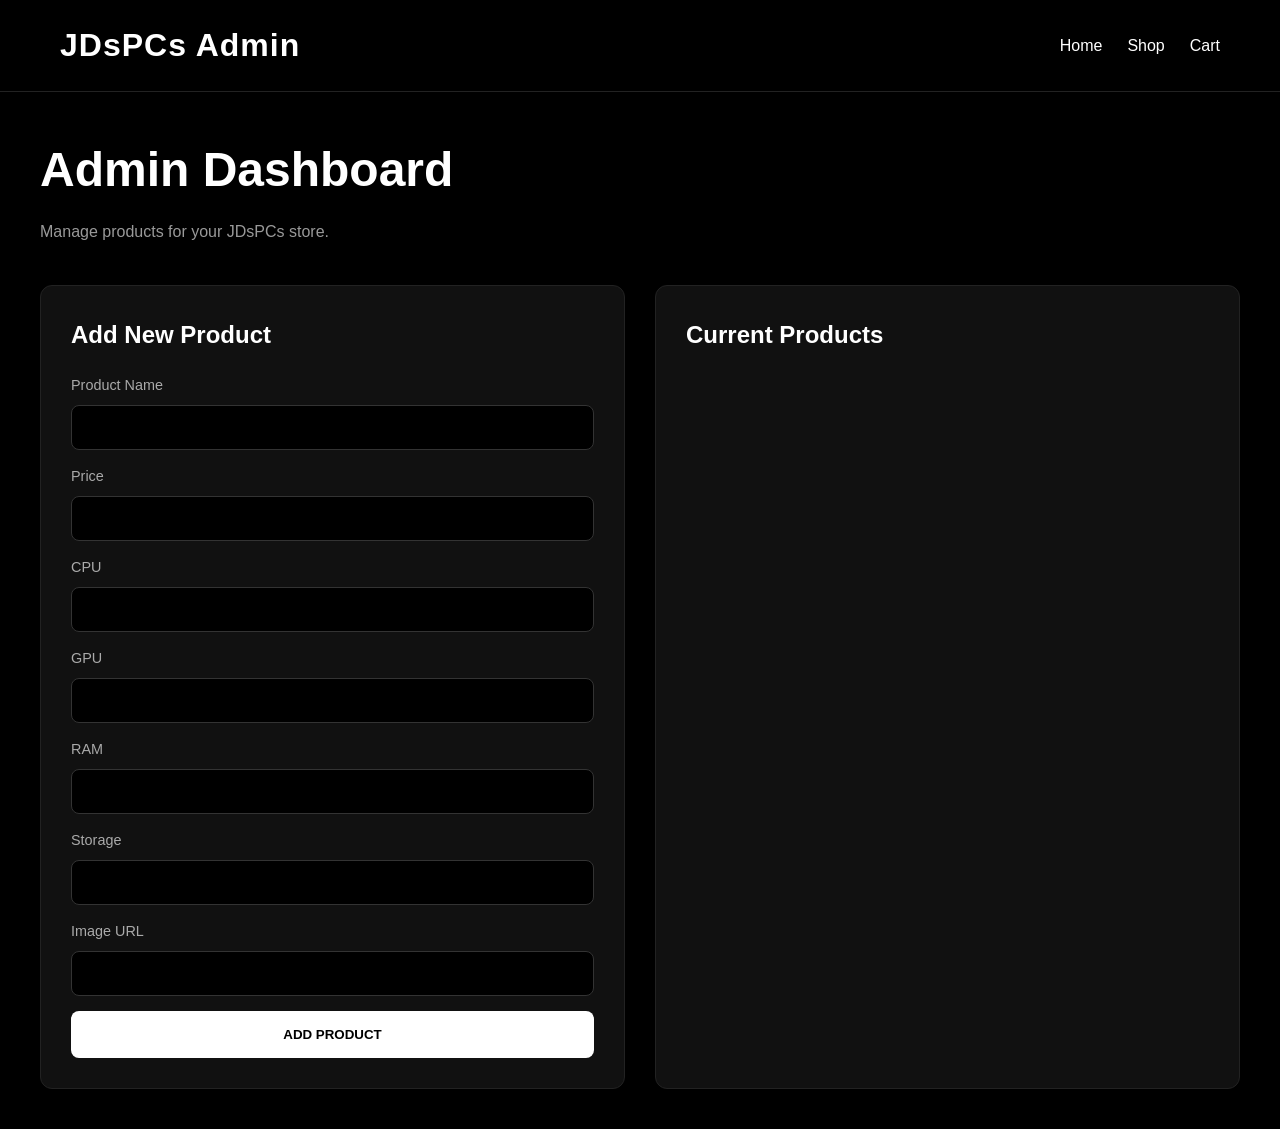
<file: admin.html>
<!DOCTYPE html>

<html lang="en">
<head>
<meta charset="UTF-8">
<meta name="viewport" content="width=device-width, initial-scale=1.0">
<title>JDsPCs Admin Dashboard</title>

<link rel="stylesheet" href="style.css">

<style>

.container{
max-width:1400px;
margin:auto;
padding:40px;
}

.dashboard-header{
margin-bottom:40px;
}

.dashboard-header h1{
font-size:3rem;
margin-bottom:10px;
}

.dashboard-header p{
color:#999;
}

.admin-grid{
display:grid;
grid-template-columns:1fr 1fr;
gap:30px;
}

.panel{
background:#111;
border:1px solid #222;
border-radius:12px;
padding:30px;
transition:.3s;
}

.panel:hover{
border-color:#444;
}

.panel h2{
margin-bottom:20px;
}

.input-group{
margin-bottom:15px;
}

.input-group label{
display:block;
margin-bottom:8px;
font-size:.9rem;
color:#aaa;
}

.input-group input{
width:100%;
padding:14px;
background:#000;
border:1px solid #333;
color:white;
border-radius:8px;
}

.input-group input:focus{
outline:none;
border-color:white;
}

.add-btn{
width:100%;
padding:16px;
background:white;
color:black;
font-weight:bold;
border:none;
cursor:pointer;
border-radius:8px;
transition:.25s;
}

.add-btn:hover{
transform:translateY(-3px);
box-shadow:0 0 15px rgba(255,255,255,.2);
}

.product-list{
max-height:700px;
overflow-y:auto;
}

.product-card{
background:#181818;
border:1px solid #2a2a2a;
border-radius:10px;
padding:20px;
margin-bottom:15px;
display:flex;
justify-content:space-between;
align-items:center;
transition:.25s;
}

.product-card:hover{
transform:translateY(-3px);
}

.product-info h3{
margin-bottom:8px;
}

.product-info p{
color:#999;
font-size:.9rem;
margin-bottom:4px;
}

.delete-btn{
background:#c62828;
color:white;
border:none;
padding:12px 18px;
cursor:pointer;
border-radius:8px;
transition:.25s;
}

.delete-btn:hover{
background:#e53935;
}

@media(max-width:1000px){

.admin-grid{
grid-template-columns:1fr;
}

}

</style>

</head>

<body>

<nav>

<div class="logo">JDsPCs Admin</div>

<div class="nav-links">
<a href="index.html">Home</a>
<a href="shop.html">Shop</a>
<a href="cart.html">Cart</a>
</div>

</nav>

<div class="container">

<div class="dashboard-header">
<h1>Admin Dashboard</h1>
<p>Manage products for your JDsPCs store.</p>
</div>

<div class="admin-grid">

<div class="panel">

<h2>Add New Product</h2>

<div class="input-group">
<label>Product Name</label>
<input type="text" id="name">
</div>

<div class="input-group">
<label>Price</label>
<input type="number" id="price">
</div>

<div class="input-group">
<label>CPU</label>
<input type="text" id="cpu">
</div>

<div class="input-group">
<label>GPU</label>
<input type="text" id="gpu">
</div>

<div class="input-group">
<label>RAM</label>
<input type="text" id="ram">
</div>

<div class="input-group">
<label>Storage</label>
<input type="text" id="storage">
</div>

<div class="input-group">
<label>Image URL</label>
<input type="text" id="image">
</div>

<button class="add-btn" onclick="addProduct()">
ADD PRODUCT
</button>

</div>

<div class="panel">

<h2>Current Products</h2>

<div id="productList" class="product-list"></div>

</div>

</div>

</div>

<script>

function getProducts(){
return JSON.parse(localStorage.getItem("products")) || [];
}

function saveProducts(products){
localStorage.setItem("products", JSON.stringify(products));
}

function addProduct(){

let products = getProducts();

products.push({
name: document.getElementById("name").value,
price: document.getElementById("price").value,
cpu: document.getElementById("cpu").value,
gpu: document.getElementById("gpu").value,
ram: document.getElementById("ram").value,
storage: document.getElementById("storage").value,
image: document.getElementById("image").value
});

saveProducts(products);

renderProducts();

document.querySelectorAll("input").forEach(input=>{
input.value = "";
});

}

function deleteProduct(index){

let products = getProducts();

products.splice(index,1);

saveProducts(products);

renderProducts();

}

function renderProducts(){

let products = getProducts();

let html = "";

products.forEach((product,index)=>{

html += `
<div class="product-card">

<div class="product-info">

<h3>${product.name}</h3>

<p>Price: $${product.price}</p>

<p>${product.cpu}</p>

<p>${product.gpu}</p>

<p>${product.ram}</p>

<p>${product.storage}</p>

</div>

<button class="delete-btn"
onclick="deleteProduct(${index})">
Delete
</button>

</div>
`;

});

document.getElementById("productList").innerHTML = html;

}

renderProducts();

</script>

</body>
</html>
</file>
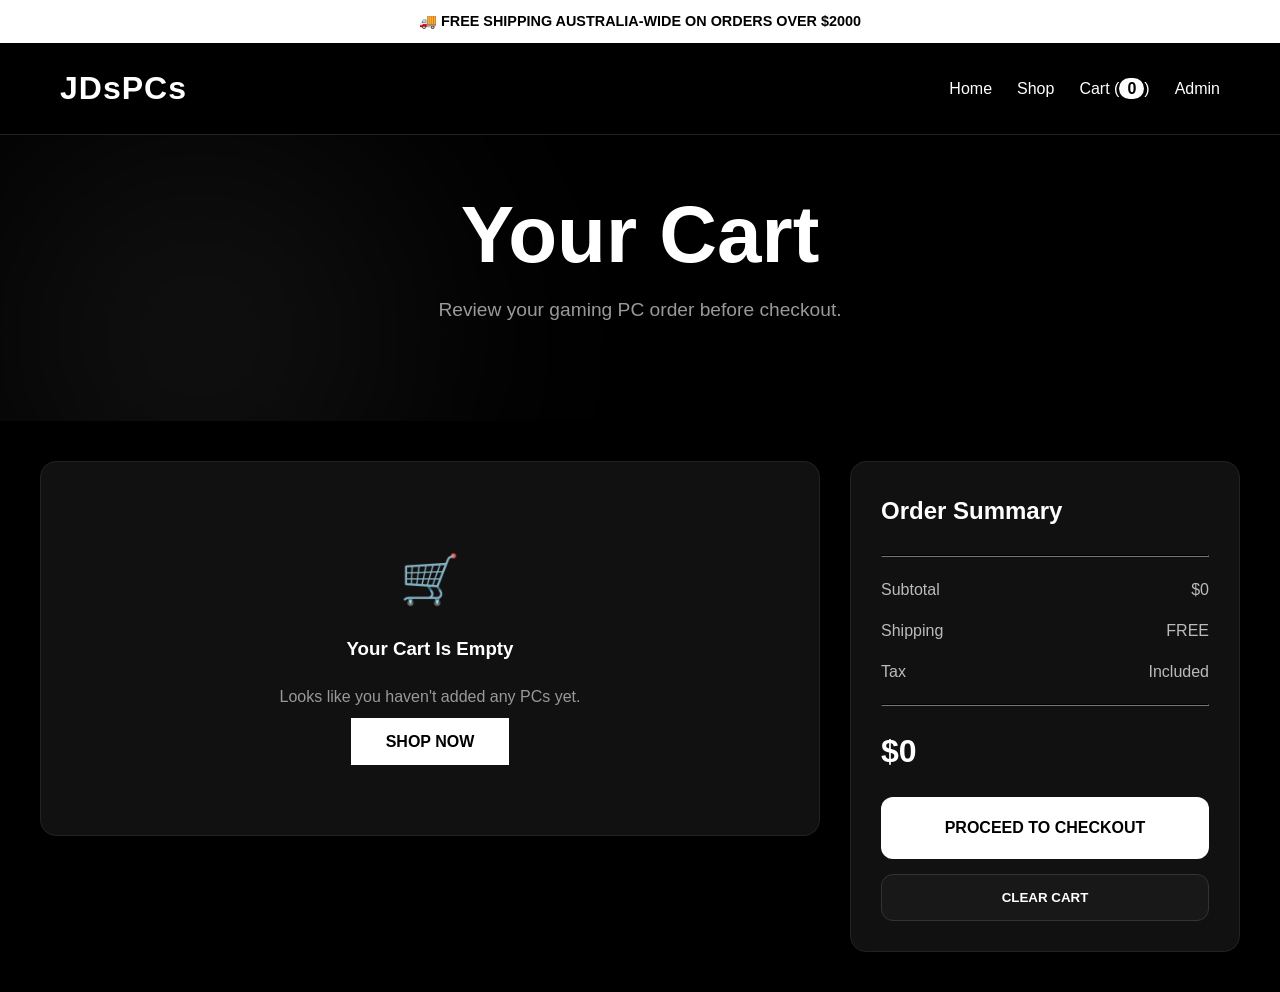
<file: cart.html>
<!DOCTYPE html>
<html lang="en">

<head>

<meta charset="UTF-8">
<meta name="viewport" content="width=device-width, initial-scale=1.0">

<title>JDsPCs | Shopping Cart</title>

<link rel="stylesheet" href="style.css">

<style>

.cart-page{
max-width:1500px;
margin:auto;
padding:40px;
display:grid;
grid-template-columns:2fr 1fr;
gap:30px;
}

.cart-list{
display:flex;
flex-direction:column;
gap:20px;
}

.cart-card{
background:#111;
border:1px solid #222;
border-radius:16px;
padding:20px;
display:flex;
justify-content:space-between;
align-items:center;
transition:.3s;
}

.cart-card:hover{
transform:translateY(-3px);
border-color:#444;
}

.product-info{
display:flex;
align-items:center;
gap:20px;
}

.product-info img{
width:140px;
height:140px;
object-fit:cover;
border-radius:12px;
border:1px solid #333;
}

.product-text h2{
margin-bottom:10px;
}

.product-text p{
color:#999;
}

.controls{
display:flex;
align-items:center;
gap:10px;
}

.controls button{
width:40px;
height:40px;
padding:0;
}

.quantity{
font-size:20px;
font-weight:bold;
min-width:30px;
text-align:center;
}

.remove-btn{
background:#222;
color:white;
padding:10px 15px;
border:1px solid #444;
}

.summary-card{
background:#111;
border:1px solid #222;
border-radius:16px;
padding:30px;
position:sticky;
top:100px;
height:fit-content;
}

.summary-row{
display:flex;
justify-content:space-between;
margin-bottom:15px;
}

.total{
font-size:2rem;
font-weight:bold;
margin-top:20px;
}

.checkout-btn{
width:100%;
display:block;
text-align:center;
margin-top:20px;
text-decoration:none;
}

.empty-cart{
background:#111;
border:1px solid #222;
border-radius:16px;
padding:80px;
text-align:center;
}

.empty-cart h2{
font-size:3rem;
margin-bottom:15px;
}

@media(max-width:900px){

.cart-page{
grid-template-columns:1fr;
padding:20px;
}

.cart-card{
flex-direction:column;
gap:20px;
text-align:center;
}

.product-info{
flex-direction:column;
}

}

</style>

</head>

<body>

<div class="announcement">
🚚 FREE SHIPPING AUSTRALIA-WIDE ON ORDERS OVER $2000
</div>

<nav>

<div class="logo">
JDsPCs
</div>

<div class="nav-links">

<a href="index.html">Home</a>

<a href="shop.html">Shop</a>

<a href="cart.html">
Cart (<span id="cartCount">0</span>)
</a>

<a href="admin.html">Admin</a>

</div>

</nav>

<section class="hero" style="min-height:30vh;padding:60px 20px;">

<div class="hero-text" style="width:100%;text-align:center;">

<h1>Your Cart</h1>

<p>
Review your gaming PC order before checkout.
</p>

</div>

</section>

<div class="cart-page">

<div class="cart-list" id="cartItems">

</div>

<div class="summary-card">

<h2>Order Summary</h2>

<hr style="border-color:#222;margin:20px 0;">

<div class="summary-row">
<span>Subtotal</span>
<span id="subtotal">$0</span>
</div>

<div class="summary-row">
<span>Shipping</span>
<span>FREE</span>
</div>

<div class="summary-row">
<span>Tax</span>
<span>Included</span>
</div>

<hr style="border-color:#222;margin:20px 0;">

<div class="total" id="totalPrice">
$0
</div>

<a href="checkout.html" class="primary-btn checkout-btn">
PROCEED TO CHECKOUT
</a>

<button
class="clear-btn"
style="width:100%;margin-top:15px;"
onclick="clearCart()"
>
CLEAR CART
</button>

</div>

</div>

<script>

function updateCartCount(){

let cart =
JSON.parse(localStorage.getItem("cart"))
|| [];

let count = 0;

cart.forEach(item=>{
count += item.quantity;
});

document.getElementById("cartCount").innerText =
count;

}

function loadCart(){

let cart =
JSON.parse(localStorage.getItem("cart"))
|| [];

let container =
document.getElementById("cartItems");

if(cart.length === 0){

container.innerHTML = `

<div class="empty-cart">

<h2>🛒</h2>

<h3>Your Cart Is Empty</h3>

<p style="color:#999;margin:20px 0;">
Looks like you haven't added any PCs yet.
</p>

<a href="shop.html" class="primary-btn">
SHOP NOW
</a>

</div>

`;

document.getElementById("subtotal").innerText="$0";
document.getElementById("totalPrice").innerText="$0";

return;

}

let html = "";
let total = 0;

cart.forEach((item,index)=>{

total += item.price * item.quantity;

html += `

<div class="cart-card">

<div class="product-info">

<img
src="${item.image || 'images/pc1.jpg'}"
alt="${item.name}"
>

<div class="product-text">

<h2>${item.name}</h2>

<p>
$${item.price.toLocaleString()}
</p>

</div>

</div>

<div class="controls">

<button onclick="decreaseQuantity(${index})">
-
</button>

<div class="quantity">
${item.quantity}
</div>

<button onclick="increaseQuantity(${index})">
+
<button
class="remove-btn"
onclick="removeItem(${index})"
title="Remove Item"
>
✕
</button>

</div>

</div>

`;

});

container.innerHTML = html;

document.getElementById("subtotal").innerText =
"$" + total.toLocaleString();

document.getElementById("totalPrice").innerText =
"$" + total.toLocaleString();

updateCartCount();

}

function increaseQuantity(index){

let cart =
JSON.parse(localStorage.getItem("cart"))
|| [];

cart[index].quantity++;

localStorage.setItem(
"cart",
JSON.stringify(cart)
);

loadCart();

}

function decreaseQuantity(index){

let cart =
JSON.parse(localStorage.getItem("cart"))
|| [];

if(cart[index].quantity > 1){

cart[index].quantity--;

}else{

cart.splice(index,1);

}

localStorage.setItem(
"cart",
JSON.stringify(cart)
);

loadCart();

}

function removeItem(index){

let cart =
JSON.parse(localStorage.getItem("cart"))
|| [];

cart.splice(index,1);

localStorage.setItem(
"cart",
JSON.stringify(cart)
);

loadCart();

}

function clearCart(){

if(confirm("Clear your cart?")){

localStorage.removeItem("cart");

loadCart();

}

}

loadCart();

</script>

</body>
</html>
</file>
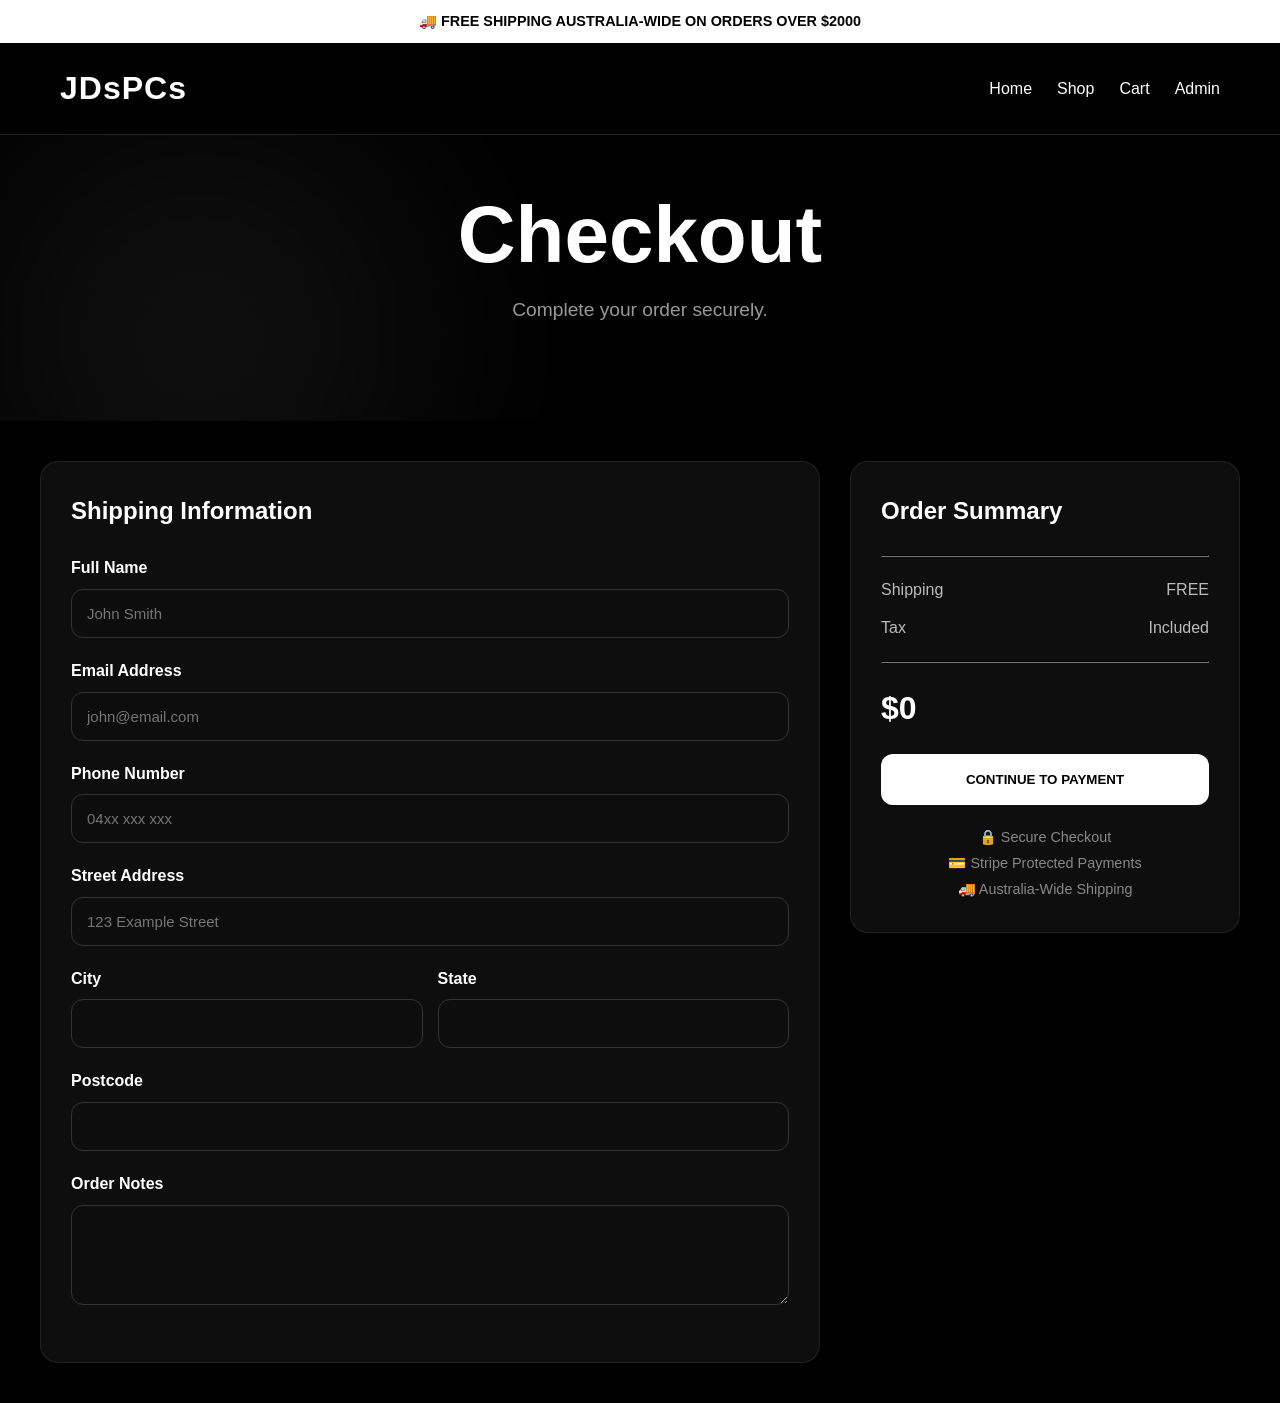
<file: checkout.html>
<!DOCTYPE html>
<html lang="en">

<head>

<meta charset="UTF-8">
<meta name="viewport" content="width=device-width, initial-scale=1.0">

<title>JDsPCs | Checkout</title>

<link rel="stylesheet" href="style.css">

<style>

/* =========================
CHECKOUT PAGE
========================= */

.checkout-container{
max-width:1500px;
margin:auto;
padding:40px;
display:grid;
grid-template-columns:2fr 1fr;
gap:30px;
}

.checkout-form,
.summary-card{

background:rgba(17,17,17,.85);

backdrop-filter:blur(12px);

border:1px solid rgba(255,255,255,.08);

border-radius:18px;

padding:30px;

}

.checkout-form h2,
.summary-card h2{
margin-bottom:25px;
}

.input-group{
margin-bottom:20px;
}

.input-group label{
display:block;
margin-bottom:8px;
font-weight:600;
}

.input-group input,
.input-group textarea{

width:100%;

padding:15px;

background:#0d0d0d;

border:1px solid #333;

border-radius:12px;

color:white;

font-size:15px;

transition:.3s;

}

.input-group input:focus,
.input-group textarea:focus{

outline:none;

border-color:white;

box-shadow:
0 0 10px rgba(255,255,255,.15);

}

.form-row{
display:grid;
grid-template-columns:1fr 1fr;
gap:15px;
}

.order-item{
display:flex;
justify-content:space-between;
margin-bottom:12px;
color:#bbb;
}

.total{
font-size:2rem;
font-weight:700;
margin-top:20px;
}

.pay-btn{

width:100%;

padding:18px;

margin-top:20px;

background:white;

color:black;

border:none;

border-radius:12px;

font-weight:bold;

cursor:pointer;

transition:.3s;

}

.pay-btn:hover{

transform:translateY(-3px);

box-shadow:
0 0 10px rgba(255,255,255,.3),
0 0 25px rgba(255,255,255,.15);

}

.summary-card{
position:sticky;
top:100px;
height:fit-content;
}

.secure-info{
text-align:center;
margin-top:20px;
color:#888;
font-size:.9rem;
line-height:1.8;
}

@media(max-width:900px){

.checkout-container{
grid-template-columns:1fr;
padding:20px;
}

.form-row{
grid-template-columns:1fr;
}

.summary-card{
position:relative;
top:0;
}

}

</style>

</head>

<body>

<div class="announcement">
🚚 FREE SHIPPING AUSTRALIA-WIDE ON ORDERS OVER $2000
</div>

<nav>

<div class="logo">
JDsPCs
</div>

<div class="nav-links">

<a href="index.html">Home</a>
<a href="shop.html">Shop</a>
<a href="cart.html">Cart</a>
<a href="admin.html">Admin</a>

</div>

</nav>

<section class="hero" style="min-height:30vh;padding:60px 20px;">

<div class="hero-text" style="text-align:center;width:100%;">

<h1>Checkout</h1>

<p>
Complete your order securely.
</p>

</div>

</section>

<div class="checkout-container">

<!-- Shipping Form -->

<div class="checkout-form">

<h2>Shipping Information</h2>

<div class="input-group">
<label>Full Name</label>
<input type="text" placeholder="John Smith">
</div>

<div class="input-group">
<label>Email Address</label>
<input type="email" placeholder="john@email.com">
</div>

<div class="input-group">
<label>Phone Number</label>
<input type="text" placeholder="04xx xxx xxx">
</div>

<div class="input-group">
<label>Street Address</label>
<input type="text" placeholder="123 Example Street">
</div>

<div class="form-row">

<div class="input-group">
<label>City</label>
<input type="text">
</div>

<div class="input-group">
<label>State</label>
<input type="text">
</div>

</div>

<div class="input-group">
<label>Postcode</label>
<input type="text">
</div>

<div class="input-group">
<label>Order Notes</label>
<textarea rows="4"></textarea>
</div>

</div>

<!-- Summary -->

<div class="summary-card">

<h2>Order Summary</h2>

<div id="orderItems"></div>

<hr style="border-color:#222;margin:20px 0;">

<div class="order-item">
<span>Shipping</span>
<span>FREE</span>
</div>

<div class="order-item">
<span>Tax</span>
<span>Included</span>
</div>

<hr style="border-color:#222;margin:20px 0;">

<div id="totalPrice" class="total">
$0
</div>

<button
class="pay-btn"
onclick="placeOrder()"
>
CONTINUE TO PAYMENT
</button>

<div class="secure-info">

🔒 Secure Checkout<br>
💳 Stripe Protected Payments<br>
🚚 Australia-Wide Shipping

</div>

</div>

</div>

<script>

function loadOrder(){

let cart =
JSON.parse(localStorage.getItem("cart"))
|| [];

let html = "";

let total = 0;

cart.forEach(item=>{

total += item.price * item.quantity;

html += `

<div class="order-item">

<span>
${item.name} x ${item.quantity}
</span>

<span>
$${(item.price * item.quantity).toLocaleString()}
</span>

</div>

`;

});

document.getElementById("orderItems").innerHTML =
html;

document.getElementById("totalPrice").innerHTML =
"$" + total.toLocaleString();

}

function placeOrder(){

alert(
"Stripe Checkout will be connected here."
);

}

loadOrder();

</script>

</body>
</html>
</file>
<file: style.css>
/* ===================================
   JDsPCs Premium NZXT Gaming Theme
=================================== */

*{
margin:0;
padding:0;
box-sizing:border-box;
font-family:'Segoe UI',sans-serif;
}

html{
scroll-behavior:smooth;
}

body{
background:#000;
color:#fff;
overflow-x:hidden;
line-height:1.6;
}

/* ===================================
   ANIMATIONS
=================================== */

@keyframes fadeUp{
from{
opacity:0;
transform:translateY(40px);
}
to{
opacity:1;
transform:translateY(0);
}
}

@keyframes glow{
0%{
box-shadow:0 0 5px rgba(255,255,255,.05);
}
50%{
box-shadow:0 0 25px rgba(255,255,255,.15);
}
100%{
box-shadow:0 0 5px rgba(255,255,255,.05);
}
}

/* ===================================
   ANNOUNCEMENT BAR
=================================== */

.announcement{
background:white;
color:black;
padding:10px;
text-align:center;
font-weight:700;
font-size:.9rem;
}

/* ===================================
   NAVBAR
=================================== */

nav{
display:flex;
justify-content:space-between;
align-items:center;
padding:20px 60px;
background:#000;
border-bottom:1px solid #222;
position:sticky;
top:0;
z-index:1000;
backdrop-filter:blur(10px);
}

.logo{
font-size:2rem;
font-weight:800;
letter-spacing:1px;
}

.nav-links{
display:flex;
align-items:center;
gap:25px;
}

.nav-links a{
color:white;
text-decoration:none;
transition:.3s;
}

.nav-links a:hover{
color:#bbb;
}

#cartCount{
background:white;
color:black;
padding:2px 8px;
border-radius:50px;
font-weight:bold;
}

/* ===================================
   HERO
=================================== */

.hero{
min-height:85vh;
display:flex;
align-items:center;
padding:80px;
position:relative;
overflow:hidden;
}

.hero::before{
content:"";
position:absolute;
width:700px;
height:700px;
background:radial-gradient(
circle,
rgba(255,255,255,.08),
transparent 70%
);
filter:blur(80px);
left:-150px;
top:-150px;
}

.hero-content{
max-width:1400px;
margin:auto;
width:100%;
display:grid;
grid-template-columns:1fr 1fr;
gap:50px;
align-items:center;
}

.hero-text{
animation:fadeUp .8s ease;
}

.hero-text h1{
font-size:5rem;
line-height:1;
margin-bottom:20px;
}

.hero-text p{
font-size:1.2rem;
color:#999;
margin-bottom:35px;
}

.hero-buttons{
display:flex;
gap:15px;
flex-wrap:wrap;
}

.hero-image img{
width:100%;
max-width:700px;
animation:fadeUp 1s ease;
}

/* ===================================
   BUTTONS
=================================== */

.primary-btn,
button,
.cart-btn,
.shop-btn,
.checkout-btn{

background:white;
color:black;
padding:15px 35px;
font-weight:bold;
border:none;
cursor:pointer;
text-decoration:none;
transition:.3s;
}

.primary-btn:hover,
button:hover,
.cart-btn:hover,
.shop-btn:hover,
.checkout-btn:hover{

transform:translateY(-4px);

box-shadow:
0 0 10px rgba(255,255,255,.3),
0 0 25px rgba(255,255,255,.15);
}

.secondary-btn{
border:1px solid #333;
padding:15px 35px;
color:white;
text-decoration:none;
transition:.3s;
}

.secondary-btn:hover{
background:#111;
}

/* ===================================
   GLASS PANELS
=================================== */

.featured-build,
.feature-box,
.review,
.summary,
.cart-item,
.pc-card,
.stat{

background:rgba(17,17,17,.8);

backdrop-filter:blur(12px);

border:1px solid rgba(255,255,255,.08);
}

/* ===================================
   FEATURED BUILD
=================================== */

.featured-build{
max-width:1400px;
margin:100px auto;
padding:30px;
display:grid;
grid-template-columns:1fr 1fr;
gap:40px;
align-items:center;
}

.featured-build img{
width:100%;
border-radius:12px;
}

.badge{
display:inline-block;
background:white;
color:black;
padding:6px 12px;
font-size:.8rem;
font-weight:bold;
margin-bottom:15px;
}

/* ===================================
   STATS
=================================== */

.stats{
max-width:1400px;
margin:auto;
padding:60px 20px;
display:grid;
grid-template-columns:repeat(4,1fr);
gap:20px;
}

.stat{
padding:30px;
text-align:center;
}

.stat h2{
font-size:3rem;
}

.stat p{
color:#999;
}

/* ===================================
   SECTION TITLES
=================================== */

.section-title{
text-align:center;
font-size:3rem;
margin:100px 0 50px;
}

/* ===================================
   SHOP GRID
=================================== */

.shop-grid{
max-width:1500px;
margin:auto;
padding:20px;
display:grid;
grid-template-columns:repeat(auto-fit,minmax(320px,1fr));
gap:30px;
}

.pc-card{
overflow:hidden;
transition:.3s;
}

.pc-card:hover{
transform:translateY(-8px);
border-color:#444;
}

.pc-card img{
width:100%;
height:260px;
object-fit:cover;
}

.pc-info{
padding:20px;
}

.spec{
color:#999;
margin-bottom:8px;
}

.price{
font-size:2rem;
font-weight:bold;
margin-top:15px;
}

/* ===================================
   FEATURES
=================================== */

.features{
max-width:1400px;
margin:auto;
padding:20px;
display:grid;
grid-template-columns:repeat(auto-fit,minmax(250px,1fr));
gap:20px;
}

.feature-box{
padding:30px;
text-align:center;
transition:.3s;
}

.feature-box:hover{
transform:translateY(-5px);
}

/* ===================================
   FPS BANNER
=================================== */

.fps-banner{
text-align:center;
padding:100px 20px;
background:#111;
margin-top:80px;
}

.fps-banner h2{
font-size:5rem;
margin-bottom:15px;
}

.fps-banner p{
color:#999;
font-size:1.2rem;
}

/* ===================================
   REVIEWS
=================================== */

.reviews{
max-width:1400px;
margin:auto;
padding:20px;
display:grid;
grid-template-columns:repeat(auto-fit,minmax(300px,1fr));
gap:20px;
}

.review{
padding:25px;
}

.review p{
margin:15px 0;
color:#aaa;
}

/* ===================================
   CTA
=================================== */

.cta{
text-align:center;
padding:120px 20px;
}

.cta h2{
font-size:4rem;
margin-bottom:20px;
}

.cta p{
color:#999;
margin-bottom:35px;
}

/* ===================================
   PREMIUM CART PAGE
=================================== */

.cart-page{
max-width:1500px;
margin:auto;
padding:40px;
display:grid;
grid-template-columns:2fr 1fr;
gap:30px;
}

.cart-list{
display:flex;
flex-direction:column;
gap:20px;
}

/* CART CARD */

.cart-card{
background:rgba(17,17,17,.85);
backdrop-filter:blur(12px);
border:1px solid rgba(255,255,255,.08);
border-radius:18px;
padding:25px;
display:flex;
justify-content:space-between;
align-items:center;
transition:.3s;
animation:fadeUp .4s ease;
}

.cart-card:hover{
transform:translateY(-5px);
border-color:#444;
box-shadow:0 0 25px rgba(255,255,255,.05);
}

/* PRODUCT INFO */

.product-info{
display:flex;
align-items:center;
gap:25px;
}

.product-info img{
width:140px;
height:140px;
object-fit:cover;
border-radius:14px;
border:1px solid #333;
transition:.3s;
}

.cart-card:hover img{
transform:scale(1.03);
}

.product-text h2{
margin-bottom:10px;
font-size:1.4rem;
}

.product-text p{
color:#999;
font-size:1rem;
}

/* QUANTITY CONTROLS */

.controls{
display:flex;
align-items:center;
gap:12px;
}

.controls button{
width:42px;
height:42px;
border:none;
border-radius:12px;
background:white;
color:black;
font-weight:bold;
font-size:18px;
cursor:pointer;
transition:.25s;
}

.controls button:hover{
transform:translateY(-2px);
box-shadow:0 0 15px rgba(255,255,255,.2);
}

.quantity{
font-size:1.2rem;
font-weight:700;
min-width:35px;
text-align:center;
}

/* RED X BUTTON */

.remove-btn{
background:transparent !important;
border:none !important;
color:#ff4d4d !important;
font-size:30px !important;
font-weight:bold;
cursor:pointer;
width:auto !important;
height:auto !important;
padding:0 10px !important;
transition:.25s;
}

.remove-btn:hover{
color:#ff0000 !important;
transform:scale(1.2);
text-shadow:0 0 10px rgba(255,0,0,.6);
}

/* ORDER SUMMARY */

.summary-card{
background:rgba(17,17,17,.85);
backdrop-filter:blur(12px);
border:1px solid rgba(255,255,255,.08);
border-radius:18px;
padding:30px;
position:sticky;
top:100px;
height:fit-content;
}

.summary-card h2{
margin-bottom:25px;
}

.summary-row{
display:flex;
justify-content:space-between;
margin-bottom:15px;
color:#bbb;
}

.total{
font-size:2rem;
font-weight:700;
margin-top:20px;
}

/* CHECKOUT BUTTON */

.checkout-btn{
display:block;
width:100%;
text-align:center;
margin-top:20px;
padding:18px;
background:white;
color:black;
font-weight:bold;
text-decoration:none;
border-radius:12px;
transition:.3s;
}

.checkout-btn:hover{
transform:translateY(-3px);
box-shadow:
0 0 10px rgba(255,255,255,.3),
0 0 25px rgba(255,255,255,.15);
}

/* CLEAR CART */

.clear-btn{
width:100%;
margin-top:15px;
padding:15px;
background:#181818;
border:1px solid #333;
color:white;
border-radius:12px;
cursor:pointer;
transition:.3s;
}

.clear-btn:hover{
background:#222;
}

/* EMPTY CART */

.empty-cart{
background:rgba(17,17,17,.85);
backdrop-filter:blur(12px);
border:1px solid rgba(255,255,255,.08);
border-radius:18px;
padding:80px;
text-align:center;
}

.empty-cart h2{
font-size:4rem;
margin-bottom:20px;
}

.empty-cart h3{
margin-bottom:10px;
}

.empty-cart p{
color:#999;
margin-bottom:25px;
}

/* MOBILE */

@media(max-width:900px){

.cart-page{
grid-template-columns:1fr;
padding:20px;
}

.cart-card{
flex-direction:column;
gap:20px;
text-align:center;
}

.product-info{
flex-direction:column;
}

.summary-card{
position:relative;
top:0;
}

}

/* ===================================
   FOOTER
=================================== */

footer{
border-top:1px solid #222;
margin-top:80px;
padding:50px 20px;
}

.footer-grid{
max-width:1400px;
margin:auto;
display:grid;
grid-template-columns:repeat(4,1fr);
gap:30px;
}

.footer-column h3{
margin-bottom:20px;
}

.footer-column a{
display:block;
text-decoration:none;
color:#888;
margin-bottom:10px;
}

.footer-column a:hover{
color:white;
}

footer p{
text-align:center;
margin-top:40px;
color:#666;
}

/* ===================================
   SEARCH + SORT
=================================== */

.shop-controls{
display:flex;
justify-content:center;
gap:15px;
padding:25px;
flex-wrap:wrap;
}

#searchInput,
#sortSelect{
padding:14px;
background:#111;
border:1px solid #333;
color:white;
}

#searchInput{
width:300px;
}

/* ===================================
   MOBILE
=================================== */

@media(max-width:900px){

nav{
padding:20px;
}

.hero{
padding:50px 20px;
}

.hero-content{
grid-template-columns:1fr;
text-align:center;
}

.hero-text h1{
font-size:3rem;
}

.stats{
grid-template-columns:1fr 1fr;
}

.featured-build{
grid-template-columns:1fr;
}

.footer-grid{
grid-template-columns:1fr;
text-align:center;
}

.cart-container{
grid-template-columns:1fr;
}

.fps-banner h2{
font-size:3rem;
}

}
</file>
